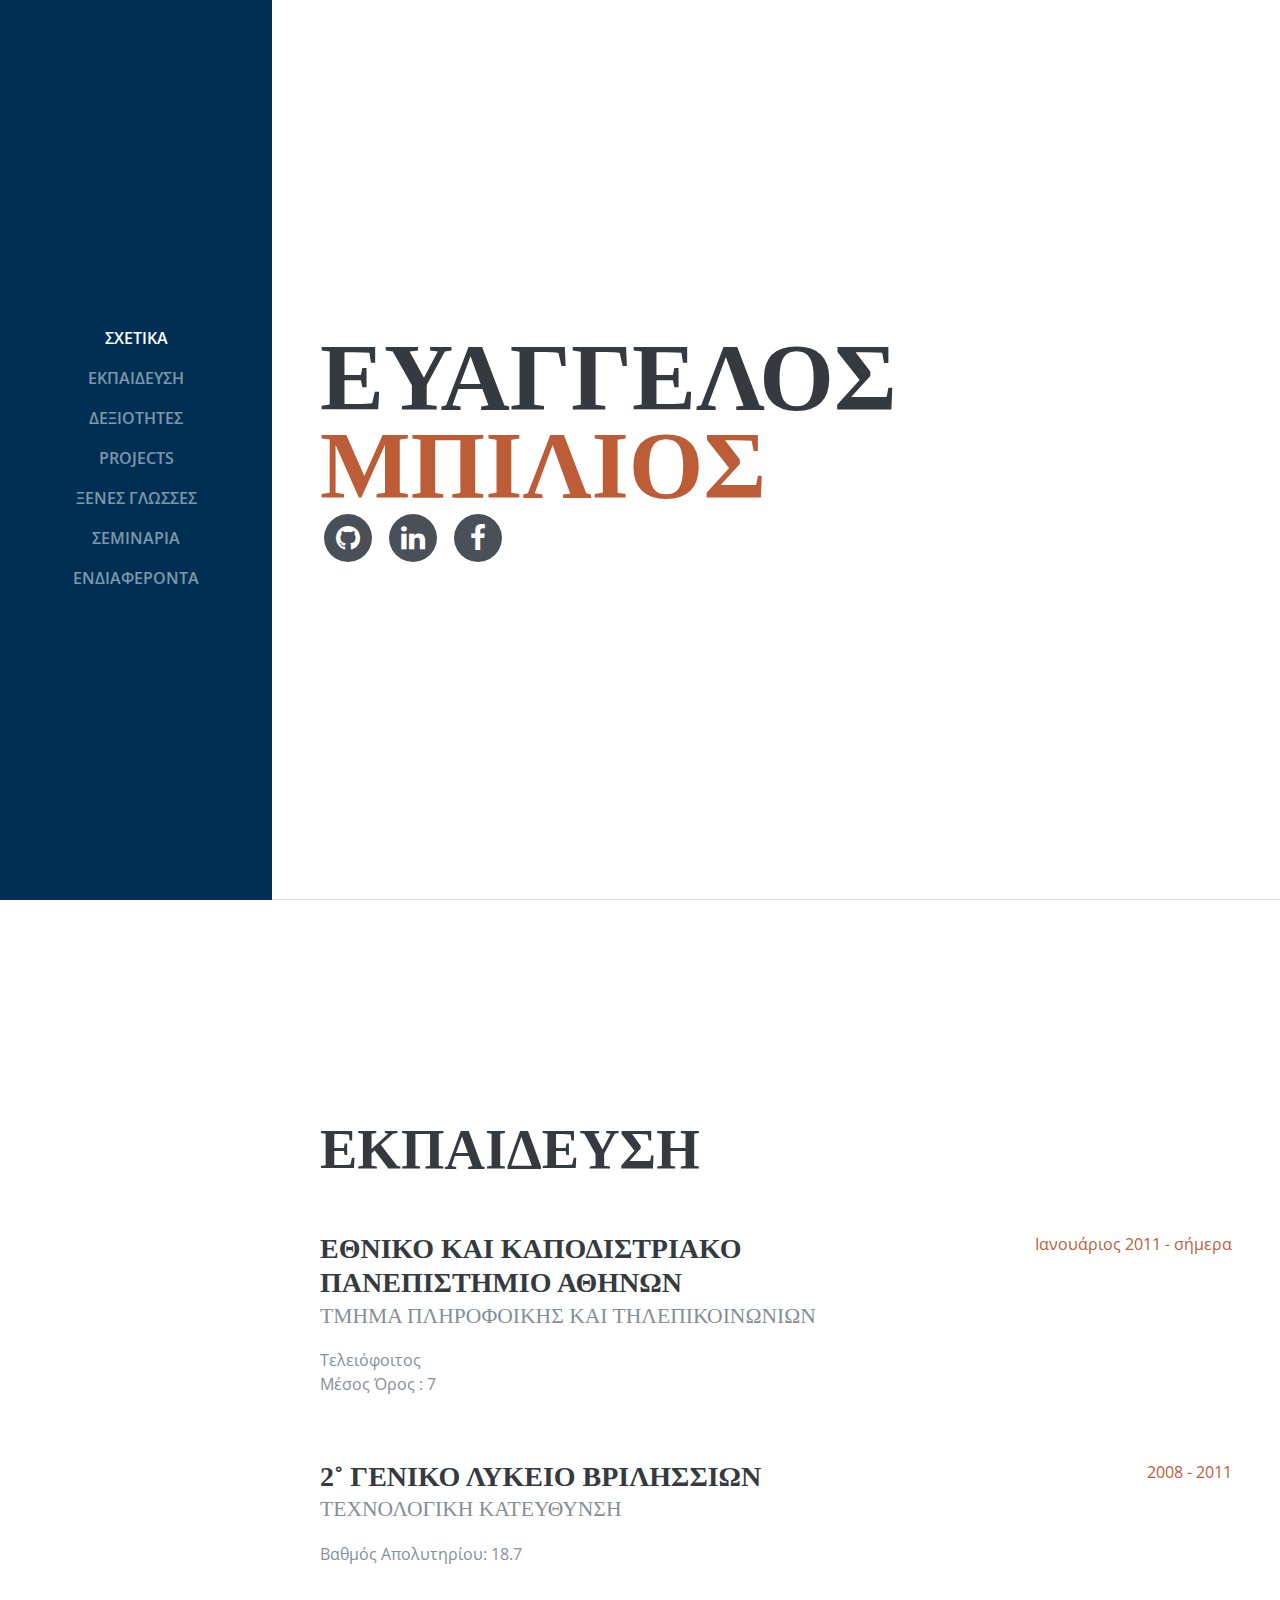
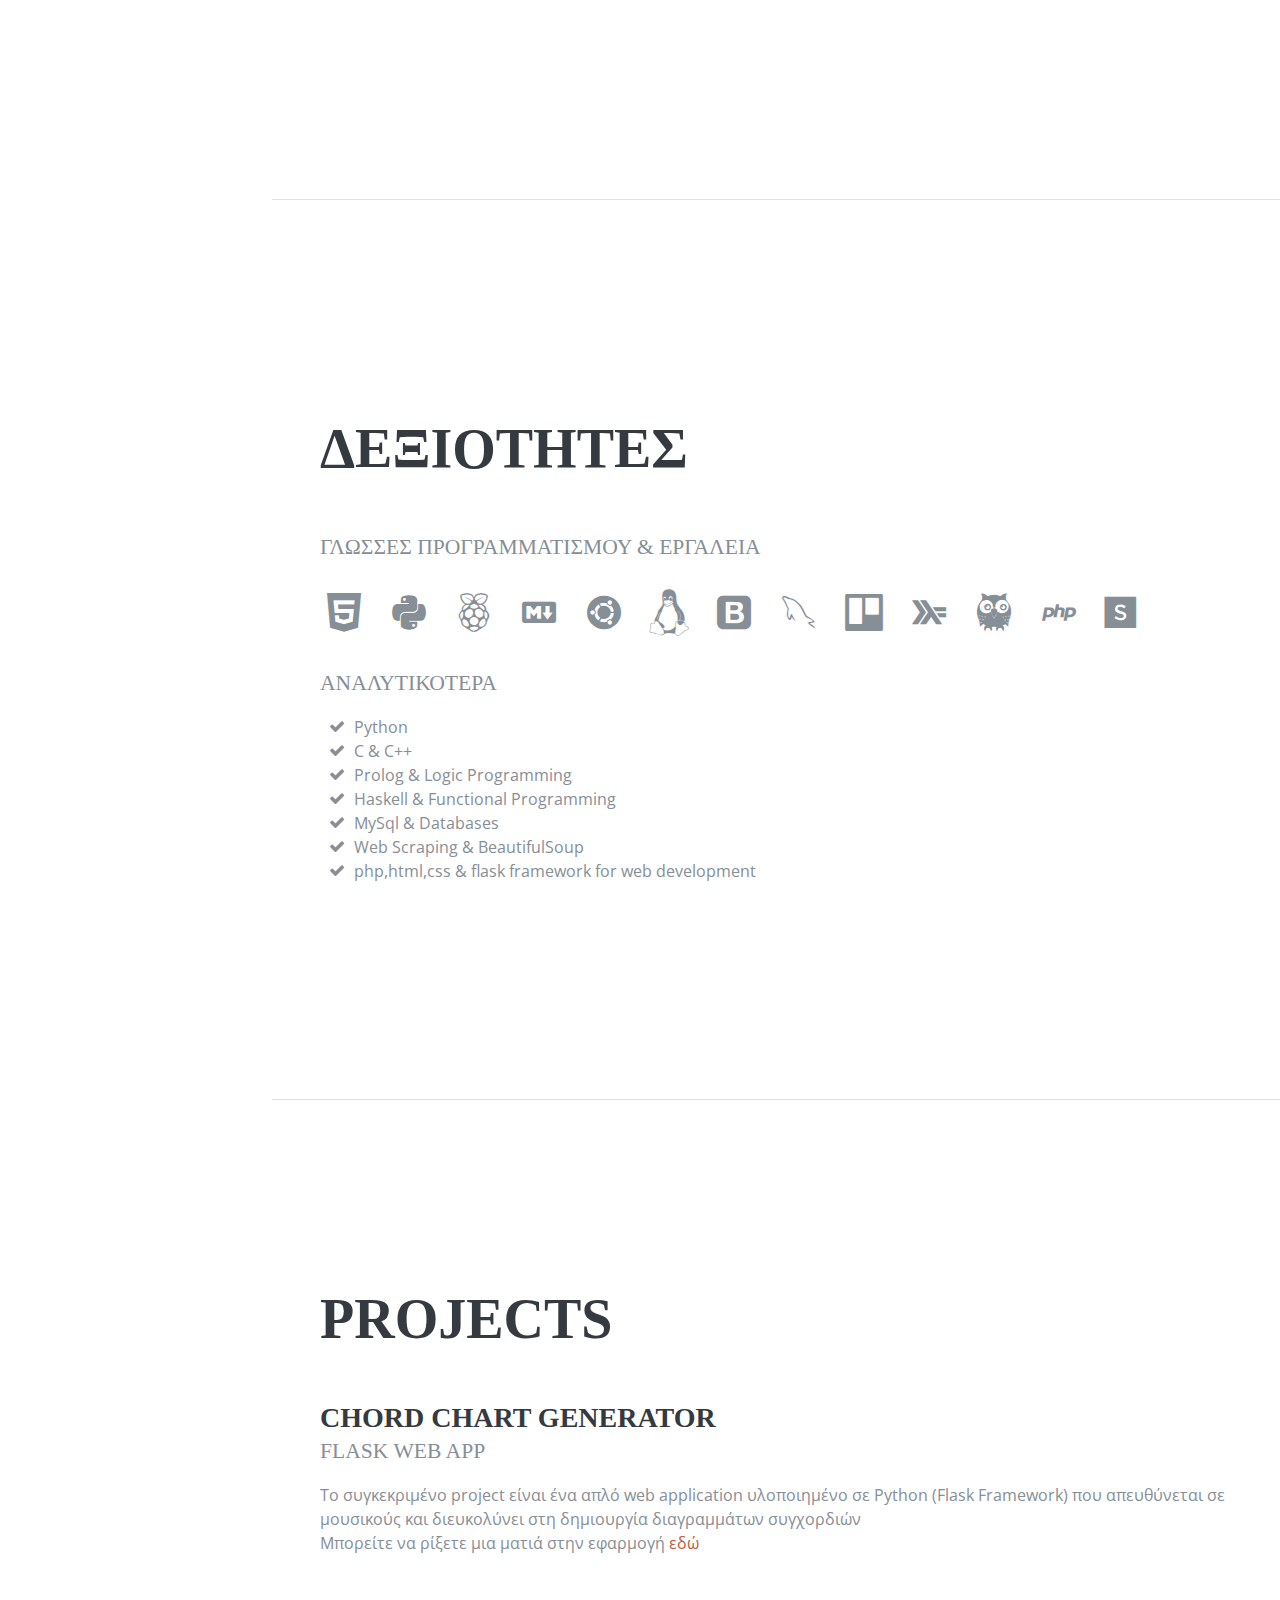
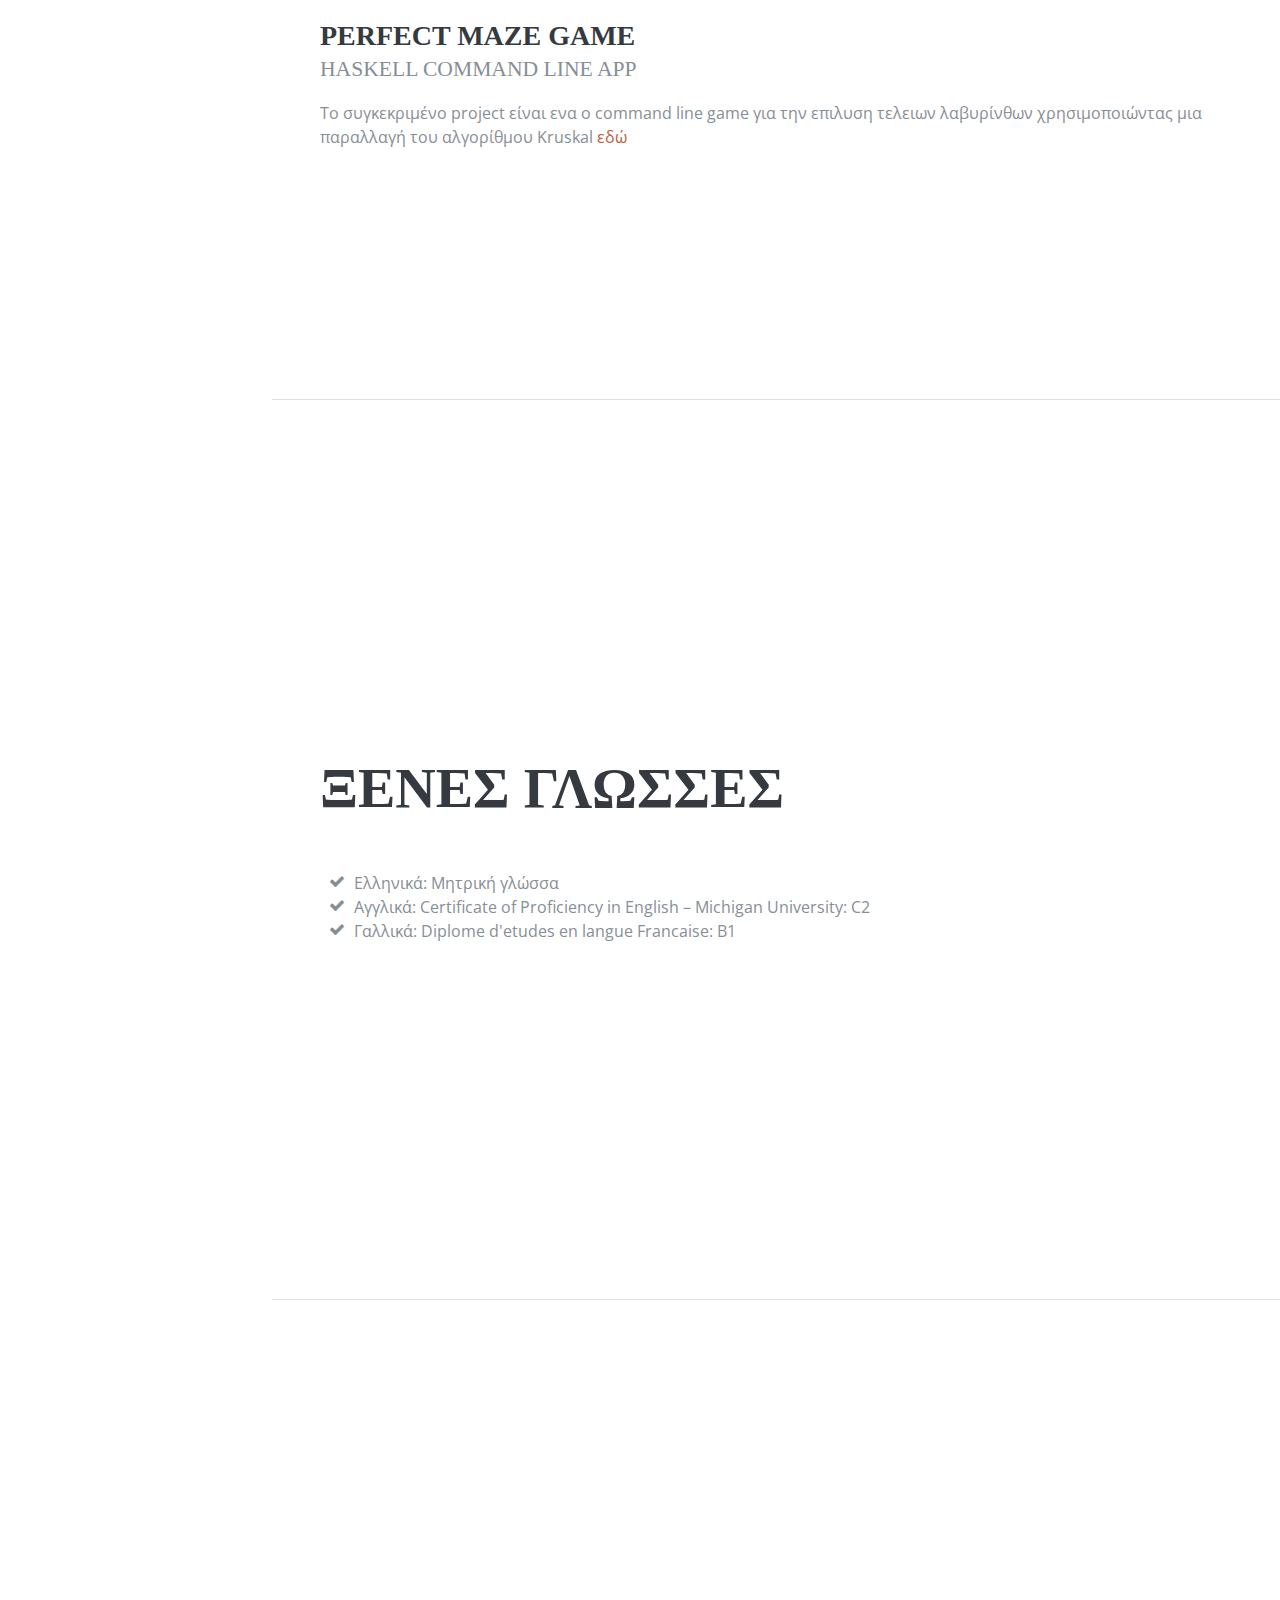
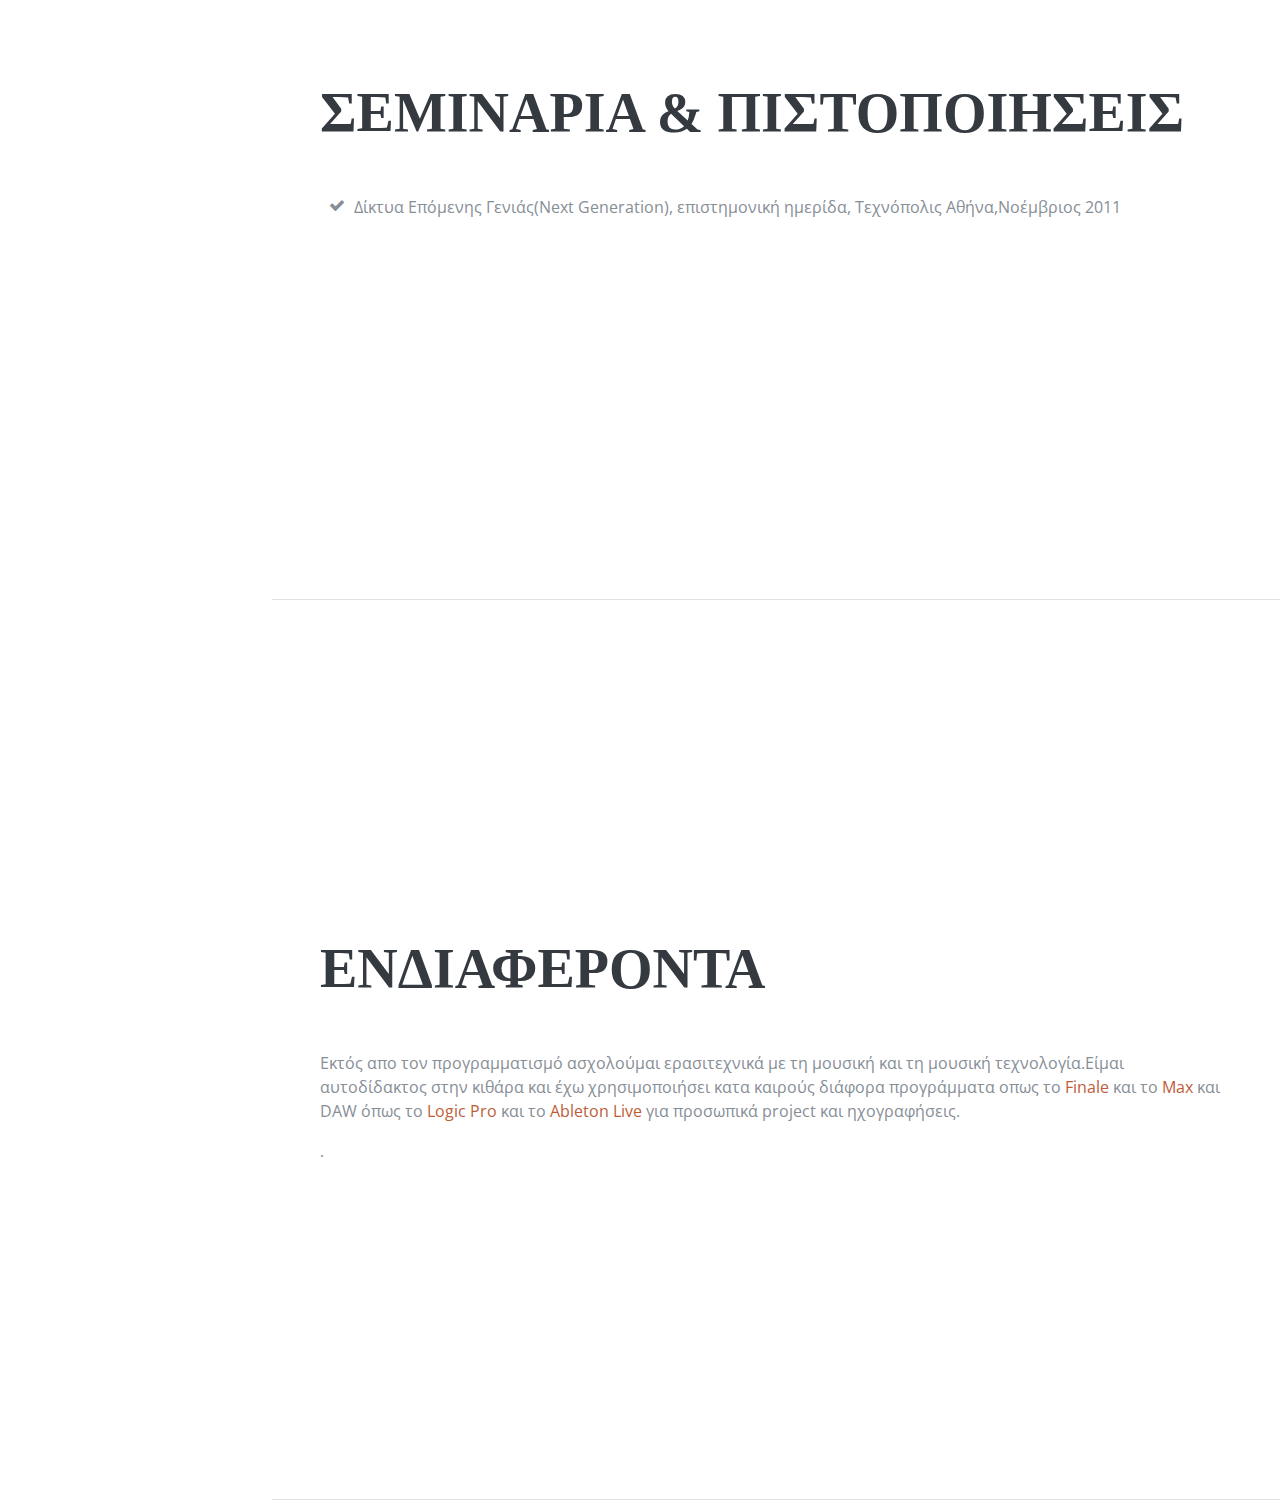
<file: index.html>
<!DOCTYPE html>
<html lang="en">

  <head>

    <meta charset="utf-8">
    <meta name="viewport" content="width=device-width, initial-scale=1, shrink-to-fit=no">
    <meta name="description" content="">
    <meta name="author" content="">
    <link href="https://fonts.googleapis.com/css?family=Roboto:400,700" rel="stylesheet">

    <title>Μatsu Pitsu</title>

    <!-- Bootstrap core CSS -->
    <link href="vendor/bootstrap/css/bootstrap.min.css" rel="stylesheet">

    <!-- Custom fonts for this template -->
    <link href="https://fonts.googleapis.com/css?family=Saira+Extra+Condensed:100,200,300,400,500,600,700,800,900" rel="stylesheet">
    <link href="https://fonts.googleapis.com/css?family=Open+Sans:300,300i,400,400i,600,600i,700,700i,800,800i" rel="stylesheet">
    <link href="vendor/font-awesome/css/font-awesome.min.css" rel="stylesheet">
    <link href="vendor/devicons/css/devicons.min.css" rel="stylesheet">
    <link href="vendor/simple-line-icons/css/simple-line-icons.css" rel="stylesheet">

    <!-- Custom styles for this template -->
    <link href="css/resume.css" rel="stylesheet">

  </head>

  <body id="page-top">

    <nav class="navbar navbar-expand-lg navbar-dark bg-primary fixed-top" id="sideNav">
      <a class="navbar-brand js-scroll-trigger" href="#page-top">
        <span class="d-block d-lg-none">Βιογραφικό Σημείωμα</span>
       <!--  <span class="d-none d-lg-block">
          <img class="img-fluid img-profile rounded-circle mx-auto mb-2" src="img/profile.jpg" alt="">
        </span> -->
      </a>
      <button class="navbar-toggler" type="button" data-toggle="collapse" data-target="#navbarSupportedContent" aria-controls="navbarSupportedContent" aria-expanded="false" aria-label="Toggle navigation">
        <span class="navbar-toggler-icon"></span>
      </button>
      <div class="collapse navbar-collapse" id="navbarSupportedContent">
        <ul class="navbar-nav">
          <li class="nav-item">
            <a class="nav-link js-scroll-trigger" href="#about">Σχετικα</a>
          </li>
          <li class="nav-item">
            <a class="nav-link js-scroll-trigger" href="#education">Εκπαιδευση</a>
          </li>
          <li class="nav-item">
            <a class="nav-link js-scroll-trigger" href="#skills">Δεξιοτητες</a>
          </li>
          <li class="nav-item">
            <a class="nav-link js-scroll-trigger" href="#projects">PROJECTS</a>
          </li>
          <li class="nav-item">
            <a class="nav-link js-scroll-trigger" href="#languages">Ξενες Γλωσσες</a>
          </li>
           <li class="nav-item">
            <a class="nav-link js-scroll-trigger" href="#awards">Σεμιναρια</a>
          </li>
        

          <li class="nav-item">
            <a class="nav-link js-scroll-trigger" href="#interests">Ενδιαφεροντα</a>
          </li>
         
        
        </ul>
      </div>
    </nav>

    <div class="container-fluid p-0">

      <section class="resume-section p-3 p-lg-5 d-flex d-column" id="about">
        <div class="my-auto">
          <h1 class="mb-0">Ευαγγελος
            <span class="text-primary">Μπιλιος</span>
          </h1>

<!--           <div class="subheading mb-5">12 Apiranthou · Marousi, TK 151 26 · (210) 6108060 ·
            <a href="mailto:vagelisbilios@gmail.com">vagelisbilios@gmail.com</a>
          </div> -->
         <!--  <p class="mb-5">I am experienced in leveraging agile frameworks to provide a robust synopsis for high level overviews. Iterative approaches to corporate strategy foster collaborative thinking to further the overall value proposition.</p> -->
          <ul class="list-inline list-social-icons mb-0">
             <li class="list-inline-item">
              <a href="https://github.com/Gac70">
                <span class="fa-stack fa-lg">
                  <i class="fa fa-circle fa-stack-2x"></i>
                  <i class="fa fa-github fa-stack-1x fa-inverse"></i>
                </span>
              </a>
            </li>
            
            <li class="list-inline-item">
              <a href="https://www.linkedin.com/in/vagelis-bilios-433654106/">
                <span class="fa-stack fa-lg">
                  <i class="fa fa-circle fa-stack-2x"></i>
                  <i class="fa fa-linkedin fa-stack-1x fa-inverse"></i>
                </span>
              </a>
            </li>
           <li class="list-inline-item">
              <a href="https://www.facebook.com/vagelisbilios">
                <span class="fa-stack fa-lg">
                  <i class="fa fa-circle fa-stack-2x"></i>
                  <i class="fa fa-facebook fa-stack-1x fa-inverse"></i>

                </span>
              </a>
            </li>
          </ul>
        </div>
      </section>


      <!-- </section> -->
      <section class="resume-section p-3 p-lg-5 d-flex flex-column" id="education">
        <div class="my-auto">
          <h2 class="mb-5">Εκπαιδευση</h2>

          <div class="resume-item d-flex flex-column flex-md-row mb-5">
            <div class="resume-content mr-auto">
              <h3 class="mb-0">Eθνικο και Καποδιστριακο Πανεπιστημιο Αθηνων</h3>
              <div class="subheading mb-3">τμημα πληροφοικης και Τηλεπικοινωνιων</div>
              <div>Τελειόφοιτος</div>
              <p>Μέσος Όρος : 7</p>
            </div>
            <div class="resume-date text-md-right">
              <span class="text-primary">Ιανουάριος 2011 - σήμερα</span>
            </div>
          </div>

          <div class="resume-item d-flex flex-column flex-md-row">
            <div class="resume-content mr-auto">
              <h3 class="mb-0">2˚ Γενικο Λυκειο Βριλησσιων</h3>
              <div class="subheading mb-3">Τεχνολογικη Κατευθυνση</div>
              <p>Βαθμός Απολυτηρίου: 18.7</p>
            </div>
            <div class="resume-date text-md-right">
              <span class="text-primary"> 2008 -  2011</span>
            </div>
          </div>

        </div>
      </section>

      <section class="resume-section p-3 p-lg-5 d-flex flex-column" id="skills">
        <div class="my-auto">
          <h2 class="mb-5">Δεξιοτητες</h2>

          <div class="subheading mb-3">Γλωσσες Προγραμματισμου  &amp; Εργαλεια</div>
          <ul class="list-inline list-icons">
            <li class="list-inline-item">
              <i class="devicons devicons-html5"></i>
            </li>
          <!--   <li class="list-inline-item">
              <i class="devicons devicons-css3"></i>
            </li> -->
           <!--  <li class="list-inline-item">
              <i class="devicons devicons-javascript"></i>
            </li> -->
            <li class="list-inline-item">
              <i class="devicons devicons-python"></i>
            </li>
            <li class="list-inline-item">
              <i class="devicons devicons-raspberry_pi"></i>
            </li>
            <li class="list-inline-item">
              <i class="devicons devicons-markdown"></i>
            </li>
            <li class="list-inline-item">
              <i class="devicons devicons-ubuntu"></i>
            </li>
              <li class="list-inline-item">
              <i class="devicons devicons-linux"></i>
            </li>
            <li class="list-inline-item">
              <i class="devicons devicons-bootstrap"></i>
            </li>
           <!--  <li class="list-inline-item">
              <i class="devicons devicons-wordpress"></i>
            </li> -->
            <li class="list-inline-item">
              <i class="devicons devicons-mysql"></i>
            </li>
            <li class="list-inline-item">
              <i class="devicons devicons-trello"></i>
            </li>
            <li class="list-inline-item">
              <i class="devicons devicons-haskell"></i>
            </li>
             <li class="list-inline-item">
              <i class="devicons devicons-prolog"></i>
            </li>
             </li>
             <li class="list-inline-item">
              <i class="devicons devicons-php"></i>
            </li>
             <li class="list-inline-item">
              <i class="devicons devicons-sublime"></i>
            </li>
          </ul>

          <div class="subheading mb-3">Αναλυτικοτερα</div>
          <ul class="fa-ul mb-0">
            <li>
              <i class="fa-li fa fa-check"></i>
              Python </li>
            <li>
              <i class="fa-li fa fa-check"></i>
              C & C++</li>
            <li>
              <i class="fa-li fa fa-check"></i>
              Prolog &amp;  Logic Programming</li>
            <li>
              <i class="fa-li fa fa-check"></i>
              Haskell &amp; Functional Programming</li>
               <li>
              <i class="fa-li fa fa-check"></i>
              MySql &amp; Databases</li>
             <li> <i class="fa-li fa fa-check"></i>
              Web Scraping &amp; BeautifulSoup</li>
              <li> <i class="fa-li fa fa-check"></i>
              php,html,css  &amp; flask framework for web development</li>
          </ul>
        </div>
      </section>


      <section class="resume-section p-3 p-lg-5 d-flex flex-column" id="projects">
        <div class="my-auto">
          <h2 class="mb-5">Projects</h2>

          <div class="resume-item d-flex flex-column flex-md-row mb-5">
            <div class="resume-content mr-auto">
              <h3 class="mb-0">Chord Chart Generator</h3>
              <div class="subheading mb-3">Flask web app</div>
              <div>Το συγκεκριμένο  project είναι ένα απλό web application υλοποιημένο σε Python (Flask Framework) που απευθύνεται σε μουσικούς και  διευκολύνει στη δημιουργία  διαγραμμάτων συγχορδιών</div>
              <p>Μπορείτε να ρίξετε μια ματιά στην εφαρμογή <a href="https://chordchartgenerator.herokuapp.com">εδώ</a>  </p>
            </div>
          </div>
         <!--    <div class="resume-date text-md-right">
              <span class="text-primary">Ιανουάριος 2011 - σήμερα</span>
            </div> -->
          <div class="resume-item d-flex flex-column flex-md-row mb-5">

            <div class="resume-content mr-auto">
              <h3 class="mb-0">Perfect Maze Game</h3>
              <div class="subheading mb-3">Haskell command line app </div>
              <div>Το συγκεκριμένο  project είναι ενα o command line game για την επιλυση τελειων λαβυρίνθων χρησιμοποιώντας μια παραλλαγή του αλγορίθμου Kruskal <a href="https://github.com/Gac70/perfect_maze_game">εδώ</a>  </p>
            </div>
          </div>
        </div>

         

        </div>
      </section>
      




      <section class="resume-section p-3 p-lg-5 d-flex flex-column" id="languages">
        <div class="my-auto">
          <h2 class="mb-5">Ξενες Γλωσσες</h2>
          <ul class="fa-ul mb-0">
            <li>
              <i class="fa-li fa fa-check"></i>
              Ελληνικά: Μητρική γλώσσα</li>
              <li>
              <i class="fa-li fa fa-check"></i>
              Αγγλικά: Certificate of Proficiency in English – Μichigan University: C2</li>
              <li>
              <i class="fa-li fa fa-check"></i>
              Γαλλικά: Diplome d'etudes en langue Francaise: B1</li>
          </ul>
        </div>
      </section>
   <section class="resume-section p-3 p-lg-5 d-flex flex-column" id="awards">
        <div class="my-auto">
          <h2 class="mb-5">Σεμιναρια  &amp; Πιστοποιησεις</h2>
          <ul class="fa-ul mb-0">
            <li>
              <i class="fa-li fa fa-check"></i>
              Δίκτυα Επόμενης Γενιάς(Next Generation), επιστημονική ημερίδα, Τεχνόπολις Αθήνα,Νοέμβριος 2011</li>
           
          </ul>
        </div>
      </section>


      <section class="resume-section p-3 p-lg-5 d-flex flex-column" id="interests">
        <div class="my-auto">
          <h2 class="mb-5">Ενδιαφεροντα</h2>
          <p>Εκτός απο τον προγραμματισμό ασχολούμαι ερασιτεχνικά με τη μουσική και τη μουσική τεχνολογία.Είμαι αυτοδίδακτος στην κιθάρα και έχω χρησιμοποιήσει κατα καιρούς διάφορα  προγράμματα οπως το <a href="https://www.finalemusic.com">Finale</a> και το <a href ="https://cycling74.com/products/max/">Max</a> και DAW όπως το <a href="https://www.apple.com/lae/logic-pro/" >Logic Pro</a> και το <a href="https://www.ableton.com/en/">Ableton Live</a> για προσωπικά project και ηχογραφήσεις.
          <p class="mb-0">.</p>
        </div>
      </section>
      




   

    </div>

    <!-- Bootstrap core JavaScript -->
    <script src="vendor/jquery/jquery.min.js"></script>
    <script src="vendor/bootstrap/js/bootstrap.bundle.min.js"></script>

    <!-- Plugin JavaScript -->
    <script src="vendor/jquery-easing/jquery.easing.min.js"></script>

    <!-- Custom scripts for this template -->
    <script src="js/resume.min.js"></script>

  </body>

</html>
</file>
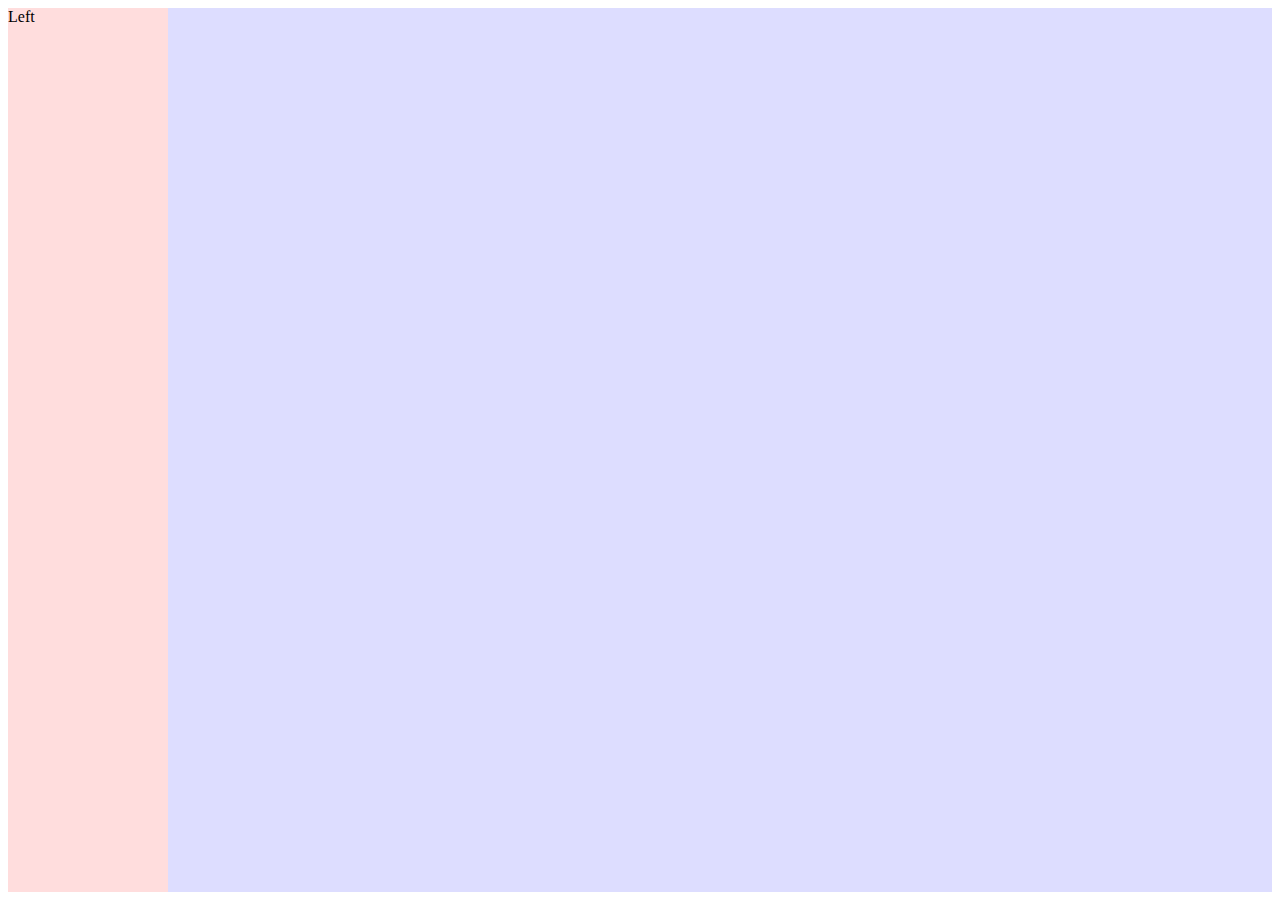
<file: musicxml/indexFlexboxHTTPServer.html>
<html>
    <head>
        <style>
            body {
                display: flex;
            }

            #left {
                background-color: #fdd;
                flex-basis: 10rem;
            }

            #right {
                background-color: #ddf;
                flex-basis: auto;
                flex-grow: 1;
                flex-shrink: 1;
				max-width: 97vw;
            }
        </style>
        <script src="./opensheetmusicdisplay.min.js"></script>
    </head>

    <body>
        <div id="left">Left</div>
        <div id="right"></div>
    </body>
    <script>
        var osmd = new opensheetmusicdisplay.OpenSheetMusicDisplay("right");
        osmd.load("http://localhost:8080/Saltarello_sample.musicxml").then(
            function() {
                osmd.zoom = 0.8;
                osmd.render();
                window.addEventListener("resize", () => {
					osmd.render();
				});
        });
    </script>
</html>
</file>
<file: vendor/simple-line-icons/css/simple-line-icons.css>
@font-face {
  font-family: 'simple-line-icons';
  src: url('../fonts/Simple-Line-Icons.eot?v=2.4.0');
  src: url('../fonts/Simple-Line-Icons.eot?v=2.4.0#iefix') format('embedded-opentype'), url('../fonts/Simple-Line-Icons.woff2?v=2.4.0') format('woff2'), url('../fonts/Simple-Line-Icons.ttf?v=2.4.0') format('truetype'), url('../fonts/Simple-Line-Icons.woff?v=2.4.0') format('woff'), url('../fonts/Simple-Line-Icons.svg?v=2.4.0#simple-line-icons') format('svg');
  font-weight: normal;
  font-style: normal;
}
/*
 Use the following CSS code if you want to have a class per icon.
 Instead of a list of all class selectors, you can use the generic [class*="icon-"] selector, but it's slower:
*/
.icon-user,
.icon-people,
.icon-user-female,
.icon-user-follow,
.icon-user-following,
.icon-user-unfollow,
.icon-login,
.icon-logout,
.icon-emotsmile,
.icon-phone,
.icon-call-end,
.icon-call-in,
.icon-call-out,
.icon-map,
.icon-location-pin,
.icon-direction,
.icon-directions,
.icon-compass,
.icon-layers,
.icon-menu,
.icon-list,
.icon-options-vertical,
.icon-options,
.icon-arrow-down,
.icon-arrow-left,
.icon-arrow-right,
.icon-arrow-up,
.icon-arrow-up-circle,
.icon-arrow-left-circle,
.icon-arrow-right-circle,
.icon-arrow-down-circle,
.icon-check,
.icon-clock,
.icon-plus,
.icon-minus,
.icon-close,
.icon-event,
.icon-exclamation,
.icon-organization,
.icon-trophy,
.icon-screen-smartphone,
.icon-screen-desktop,
.icon-plane,
.icon-notebook,
.icon-mustache,
.icon-mouse,
.icon-magnet,
.icon-energy,
.icon-disc,
.icon-cursor,
.icon-cursor-move,
.icon-crop,
.icon-chemistry,
.icon-speedometer,
.icon-shield,
.icon-screen-tablet,
.icon-magic-wand,
.icon-hourglass,
.icon-graduation,
.icon-ghost,
.icon-game-controller,
.icon-fire,
.icon-eyeglass,
.icon-envelope-open,
.icon-envelope-letter,
.icon-bell,
.icon-badge,
.icon-anchor,
.icon-wallet,
.icon-vector,
.icon-speech,
.icon-puzzle,
.icon-printer,
.icon-present,
.icon-playlist,
.icon-pin,
.icon-picture,
.icon-handbag,
.icon-globe-alt,
.icon-globe,
.icon-folder-alt,
.icon-folder,
.icon-film,
.icon-feed,
.icon-drop,
.icon-drawer,
.icon-docs,
.icon-doc,
.icon-diamond,
.icon-cup,
.icon-calculator,
.icon-bubbles,
.icon-briefcase,
.icon-book-open,
.icon-basket-loaded,
.icon-basket,
.icon-bag,
.icon-action-undo,
.icon-action-redo,
.icon-wrench,
.icon-umbrella,
.icon-trash,
.icon-tag,
.icon-support,
.icon-frame,
.icon-size-fullscreen,
.icon-size-actual,
.icon-shuffle,
.icon-share-alt,
.icon-share,
.icon-rocket,
.icon-question,
.icon-pie-chart,
.icon-pencil,
.icon-note,
.icon-loop,
.icon-home,
.icon-grid,
.icon-graph,
.icon-microphone,
.icon-music-tone-alt,
.icon-music-tone,
.icon-earphones-alt,
.icon-earphones,
.icon-equalizer,
.icon-like,
.icon-dislike,
.icon-control-start,
.icon-control-rewind,
.icon-control-play,
.icon-control-pause,
.icon-control-forward,
.icon-control-end,
.icon-volume-1,
.icon-volume-2,
.icon-volume-off,
.icon-calendar,
.icon-bulb,
.icon-chart,
.icon-ban,
.icon-bubble,
.icon-camrecorder,
.icon-camera,
.icon-cloud-download,
.icon-cloud-upload,
.icon-envelope,
.icon-eye,
.icon-flag,
.icon-heart,
.icon-info,
.icon-key,
.icon-link,
.icon-lock,
.icon-lock-open,
.icon-magnifier,
.icon-magnifier-add,
.icon-magnifier-remove,
.icon-paper-clip,
.icon-paper-plane,
.icon-power,
.icon-refresh,
.icon-reload,
.icon-settings,
.icon-star,
.icon-symbol-female,
.icon-symbol-male,
.icon-target,
.icon-credit-card,
.icon-paypal,
.icon-social-tumblr,
.icon-social-twitter,
.icon-social-facebook,
.icon-social-instagram,
.icon-social-linkedin,
.icon-social-pinterest,
.icon-social-github,
.icon-social-google,
.icon-social-reddit,
.icon-social-skype,
.icon-social-dribbble,
.icon-social-behance,
.icon-social-foursqare,
.icon-social-soundcloud,
.icon-social-spotify,
.icon-social-stumbleupon,
.icon-social-youtube,
.icon-social-dropbox,
.icon-social-vkontakte,
.icon-social-steam {
  font-family: 'simple-line-icons';
  speak: none;
  font-style: normal;
  font-weight: normal;
  font-variant: normal;
  text-transform: none;
  line-height: 1;
  /* Better Font Rendering =========== */
  -webkit-font-smoothing: antialiased;
  -moz-osx-font-smoothing: grayscale;
}
.icon-user:before {
  content: "\e005";
}
.icon-people:before {
  content: "\e001";
}
.icon-user-female:before {
  content: "\e000";
}
.icon-user-follow:before {
  content: "\e002";
}
.icon-user-following:before {
  content: "\e003";
}
.icon-user-unfollow:before {
  content: "\e004";
}
.icon-login:before {
  content: "\e066";
}
.icon-logout:before {
  content: "\e065";
}
.icon-emotsmile:before {
  content: "\e021";
}
.icon-phone:before {
  content: "\e600";
}
.icon-call-end:before {
  content: "\e048";
}
.icon-call-in:before {
  content: "\e047";
}
.icon-call-out:before {
  content: "\e046";
}
.icon-map:before {
  content: "\e033";
}
.icon-location-pin:before {
  content: "\e096";
}
.icon-direction:before {
  content: "\e042";
}
.icon-directions:before {
  content: "\e041";
}
.icon-compass:before {
  content: "\e045";
}
.icon-layers:before {
  content: "\e034";
}
.icon-menu:before {
  content: "\e601";
}
.icon-list:before {
  content: "\e067";
}
.icon-options-vertical:before {
  content: "\e602";
}
.icon-options:before {
  content: "\e603";
}
.icon-arrow-down:before {
  content: "\e604";
}
.icon-arrow-left:before {
  content: "\e605";
}
.icon-arrow-right:before {
  content: "\e606";
}
.icon-arrow-up:before {
  content: "\e607";
}
.icon-arrow-up-circle:before {
  content: "\e078";
}
.icon-arrow-left-circle:before {
  content: "\e07a";
}
.icon-arrow-right-circle:before {
  content: "\e079";
}
.icon-arrow-down-circle:before {
  content: "\e07b";
}
.icon-check:before {
  content: "\e080";
}
.icon-clock:before {
  content: "\e081";
}
.icon-plus:before {
  content: "\e095";
}
.icon-minus:before {
  content: "\e615";
}
.icon-close:before {
  content: "\e082";
}
.icon-event:before {
  content: "\e619";
}
.icon-exclamation:before {
  content: "\e617";
}
.icon-organization:before {
  content: "\e616";
}
.icon-trophy:before {
  content: "\e006";
}
.icon-screen-smartphone:before {
  content: "\e010";
}
.icon-screen-desktop:before {
  content: "\e011";
}
.icon-plane:before {
  content: "\e012";
}
.icon-notebook:before {
  content: "\e013";
}
.icon-mustache:before {
  content: "\e014";
}
.icon-mouse:before {
  content: "\e015";
}
.icon-magnet:before {
  content: "\e016";
}
.icon-energy:before {
  content: "\e020";
}
.icon-disc:before {
  content: "\e022";
}
.icon-cursor:before {
  content: "\e06e";
}
.icon-cursor-move:before {
  content: "\e023";
}
.icon-crop:before {
  content: "\e024";
}
.icon-chemistry:before {
  content: "\e026";
}
.icon-speedometer:before {
  content: "\e007";
}
.icon-shield:before {
  content: "\e00e";
}
.icon-screen-tablet:before {
  content: "\e00f";
}
.icon-magic-wand:before {
  content: "\e017";
}
.icon-hourglass:before {
  content: "\e018";
}
.icon-graduation:before {
  content: "\e019";
}
.icon-ghost:before {
  content: "\e01a";
}
.icon-game-controller:before {
  content: "\e01b";
}
.icon-fire:before {
  content: "\e01c";
}
.icon-eyeglass:before {
  content: "\e01d";
}
.icon-envelope-open:before {
  content: "\e01e";
}
.icon-envelope-letter:before {
  content: "\e01f";
}
.icon-bell:before {
  content: "\e027";
}
.icon-badge:before {
  content: "\e028";
}
.icon-anchor:before {
  content: "\e029";
}
.icon-wallet:before {
  content: "\e02a";
}
.icon-vector:before {
  content: "\e02b";
}
.icon-speech:before {
  content: "\e02c";
}
.icon-puzzle:before {
  content: "\e02d";
}
.icon-printer:before {
  content: "\e02e";
}
.icon-present:before {
  content: "\e02f";
}
.icon-playlist:before {
  content: "\e030";
}
.icon-pin:before {
  content: "\e031";
}
.icon-picture:before {
  content: "\e032";
}
.icon-handbag:before {
  content: "\e035";
}
.icon-globe-alt:before {
  content: "\e036";
}
.icon-globe:before {
  content: "\e037";
}
.icon-folder-alt:before {
  content: "\e039";
}
.icon-folder:before {
  content: "\e089";
}
.icon-film:before {
  content: "\e03a";
}
.icon-feed:before {
  content: "\e03b";
}
.icon-drop:before {
  content: "\e03e";
}
.icon-drawer:before {
  content: "\e03f";
}
.icon-docs:before {
  content: "\e040";
}
.icon-doc:before {
  content: "\e085";
}
.icon-diamond:before {
  content: "\e043";
}
.icon-cup:before {
  content: "\e044";
}
.icon-calculator:before {
  content: "\e049";
}
.icon-bubbles:before {
  content: "\e04a";
}
.icon-briefcase:before {
  content: "\e04b";
}
.icon-book-open:before {
  content: "\e04c";
}
.icon-basket-loaded:before {
  content: "\e04d";
}
.icon-basket:before {
  content: "\e04e";
}
.icon-bag:before {
  content: "\e04f";
}
.icon-action-undo:before {
  content: "\e050";
}
.icon-action-redo:before {
  content: "\e051";
}
.icon-wrench:before {
  content: "\e052";
}
.icon-umbrella:before {
  content: "\e053";
}
.icon-trash:before {
  content: "\e054";
}
.icon-tag:before {
  content: "\e055";
}
.icon-support:before {
  content: "\e056";
}
.icon-frame:before {
  content: "\e038";
}
.icon-size-fullscreen:before {
  content: "\e057";
}
.icon-size-actual:before {
  content: "\e058";
}
.icon-shuffle:before {
  content: "\e059";
}
.icon-share-alt:before {
  content: "\e05a";
}
.icon-share:before {
  content: "\e05b";
}
.icon-rocket:before {
  content: "\e05c";
}
.icon-question:before {
  content: "\e05d";
}
.icon-pie-chart:before {
  content: "\e05e";
}
.icon-pencil:before {
  content: "\e05f";
}
.icon-note:before {
  content: "\e060";
}
.icon-loop:before {
  content: "\e064";
}
.icon-home:before {
  content: "\e069";
}
.icon-grid:before {
  content: "\e06a";
}
.icon-graph:before {
  content: "\e06b";
}
.icon-microphone:before {
  content: "\e063";
}
.icon-music-tone-alt:before {
  content: "\e061";
}
.icon-music-tone:before {
  content: "\e062";
}
.icon-earphones-alt:before {
  content: "\e03c";
}
.icon-earphones:before {
  content: "\e03d";
}
.icon-equalizer:before {
  content: "\e06c";
}
.icon-like:before {
  content: "\e068";
}
.icon-dislike:before {
  content: "\e06d";
}
.icon-control-start:before {
  content: "\e06f";
}
.icon-control-rewind:before {
  content: "\e070";
}
.icon-control-play:before {
  content: "\e071";
}
.icon-control-pause:before {
  content: "\e072";
}
.icon-control-forward:before {
  content: "\e073";
}
.icon-control-end:before {
  content: "\e074";
}
.icon-volume-1:before {
  content: "\e09f";
}
.icon-volume-2:before {
  content: "\e0a0";
}
.icon-volume-off:before {
  content: "\e0a1";
}
.icon-calendar:before {
  content: "\e075";
}
.icon-bulb:before {
  content: "\e076";
}
.icon-chart:before {
  content: "\e077";
}
.icon-ban:before {
  content: "\e07c";
}
.icon-bubble:before {
  content: "\e07d";
}
.icon-camrecorder:before {
  content: "\e07e";
}
.icon-camera:before {
  content: "\e07f";
}
.icon-cloud-download:before {
  content: "\e083";
}
.icon-cloud-upload:before {
  content: "\e084";
}
.icon-envelope:before {
  content: "\e086";
}
.icon-eye:before {
  content: "\e087";
}
.icon-flag:before {
  content: "\e088";
}
.icon-heart:before {
  content: "\e08a";
}
.icon-info:before {
  content: "\e08b";
}
.icon-key:before {
  content: "\e08c";
}
.icon-link:before {
  content: "\e08d";
}
.icon-lock:before {
  content: "\e08e";
}
.icon-lock-open:before {
  content: "\e08f";
}
.icon-magnifier:before {
  content: "\e090";
}
.icon-magnifier-add:before {
  content: "\e091";
}
.icon-magnifier-remove:before {
  content: "\e092";
}
.icon-paper-clip:before {
  content: "\e093";
}
.icon-paper-plane:before {
  content: "\e094";
}
.icon-power:before {
  content: "\e097";
}
.icon-refresh:before {
  content: "\e098";
}
.icon-reload:before {
  content: "\e099";
}
.icon-settings:before {
  content: "\e09a";
}
.icon-star:before {
  content: "\e09b";
}
.icon-symbol-female:before {
  content: "\e09c";
}
.icon-symbol-male:before {
  content: "\e09d";
}
.icon-target:before {
  content: "\e09e";
}
.icon-credit-card:before {
  content: "\e025";
}
.icon-paypal:before {
  content: "\e608";
}
.icon-social-tumblr:before {
  content: "\e00a";
}
.icon-social-twitter:before {
  content: "\e009";
}
.icon-social-facebook:before {
  content: "\e00b";
}
.icon-social-instagram:before {
  content: "\e609";
}
.icon-social-linkedin:before {
  content: "\e60a";
}
.icon-social-pinterest:before {
  content: "\e60b";
}
.icon-social-github:before {
  content: "\e60c";
}
.icon-social-google:before {
  content: "\e60d";
}
.icon-social-reddit:before {
  content: "\e60e";
}
.icon-social-skype:before {
  content: "\e60f";
}
.icon-social-dribbble:before {
  content: "\e00d";
}
.icon-social-behance:before {
  content: "\e610";
}
.icon-social-foursqare:before {
  content: "\e611";
}
.icon-social-soundcloud:before {
  content: "\e612";
}
.icon-social-spotify:before {
  content: "\e613";
}
.icon-social-stumbleupon:before {
  content: "\e614";
}
.icon-social-youtube:before {
  content: "\e008";
}
.icon-social-dropbox:before {
  content: "\e00c";
}
.icon-social-vkontakte:before {
  content: "\e618";
}
.icon-social-steam:before {
  content: "\e620";
}
</file>
<file: vendor/devicons/css/devicons.min.css>
/*!
 *  Devicons 1.8.0 made by Theodore Vorillas / http://vorillaz.com 
 */
@font-face{font-family:devicons;src:url(../fonts/devicons.eot?xqxft6);src:url(../fonts/devicons.eot?#iefixxqxft6) format("embedded-opentype"),url(../fonts/devicons.woff?xqxft6) format("woff"),url(../fonts/devicons.ttf?xqxft6) format("truetype"),url(../fonts/devicons.svg?xqxft6#devicons) format("svg");font-weight:400;font-style:normal}.devicons{font-family:devicons;speak:none;font-style:normal;font-weight:400;font-variant:normal;text-transform:none;line-height:1;-webkit-font-smoothing:antialiased;-moz-osx-font-smoothing:grayscale}.devicons-git:before{content:"\e602"}.devicons-git_compare:before{content:"\e628"}.devicons-git_branch:before{content:"\e625"}.devicons-git_commit:before{content:"\e629"}.devicons-git_pull_request:before{content:"\e626"}.devicons-git_merge:before{content:"\e627"}.devicons-bitbucket:before{content:"\e603"}.devicons-github_alt:before{content:"\e608"}.devicons-github_badge:before{content:"\e609"}.devicons-github:before{content:"\e60a"}.devicons-github_full:before{content:"\e617"}.devicons-java:before{content:"\e638"}.devicons-ruby:before{content:"\e639"}.devicons-scala:before{content:"\e637"}.devicons-python:before{content:"\e63c"}.devicons-go:before{content:"\e624"}.devicons-ruby_on_rails:before{content:"\e63b"}.devicons-django:before{content:"\e61d"}.devicons-markdown:before{content:"\e63e"}.devicons-php:before{content:"\e63d"}.devicons-mysql:before{content:"\e604"}.devicons-streamline:before{content:"\e605"}.devicons-database:before{content:"\e606"}.devicons-laravel:before{content:"\e63f"}.devicons-javascript:before{content:"\e64e"}.devicons-angular:before{content:"\e653"}.devicons-backbone:before{content:"\e652"}.devicons-coffeescript:before{content:"\e651"}.devicons-jquery:before{content:"\e650"}.devicons-modernizr:before{content:"\e620"}.devicons-jquery_ui:before{content:"\e654"}.devicons-ember:before{content:"\e61b"}.devicons-dojo:before{content:"\e61c"}.devicons-nodejs:before{content:"\e619"}.devicons-nodejs_small:before{content:"\e618"}.devicons-javascript_shield:before{content:"\e64f"}.devicons-bootstrap:before{content:"\e647"}.devicons-sass:before{content:"\e64b"}.devicons-css3_full:before{content:"\e64a"}.devicons-css3:before{content:"\e649"}.devicons-html5:before{content:"\e636"}.devicons-html5_multimedia:before{content:"\e632"}.devicons-html5_device_access:before{content:"\e633"}.devicons-html5_3d_effects:before{content:"\e635"}.devicons-html5_connectivity:before{content:"\e634"}.devicons-ghost_small:before{content:"\e614"}.devicons-ghost:before{content:"\e61f"}.devicons-magento:before{content:"\e640"}.devicons-joomla:before{content:"\e641"}.devicons-jekyll_small:before{content:"\e60d"}.devicons-drupal:before{content:"\e642"}.devicons-wordpress:before{content:"\e60b"}.devicons-grunt:before{content:"\e64c"}.devicons-bower:before{content:"\e64d"}.devicons-npm:before{content:"\e61e"}.devicons-yahoo_small:before{content:"\e62b"}.devicons-yahoo:before{content:"\e615"}.devicons-bing_small:before{content:"\e600"}.devicons-windows:before{content:"\e60f"}.devicons-linux:before{content:"\e612"}.devicons-ubuntu:before{content:"\e63a"}.devicons-android:before{content:"\e60e"}.devicons-apple:before{content:"\e611"}.devicons-appstore:before{content:"\e613"}.devicons-phonegap:before{content:"\e630"}.devicons-blackberry:before{content:"\e623"}.devicons-stackoverflow:before{content:"\e610"}.devicons-techcrunch:before{content:"\e62c"}.devicons-codrops:before{content:"\e62f"}.devicons-css_tricks:before{content:"\e601"}.devicons-smashing_magazine:before{content:"\e62d"}.devicons-netmagazine:before{content:"\e62e"}.devicons-codepen:before{content:"\e616"}.devicons-cssdeck:before{content:"\e62a"}.devicons-hackernews:before{content:"\e61a"}.devicons-dropbox:before{content:"\e607"}.devicons-google_drive:before{content:"\e631"}.devicons-visualstudio:before{content:"\e60c"}.devicons-unity_small:before{content:"\e621"}.devicons-raspberry_pi:before{content:"\e622"}.devicons-chrome:before{content:"\e643"}.devicons-ie:before{content:"\e644"}.devicons-firefox:before{content:"\e645"}.devicons-opera:before{content:"\e646"}.devicons-safari:before{content:"\e648"}.devicons-swift:before{content:"\e655"}.devicons-symfony:before{content:"\e656"}.devicons-symfony_badge:before{content:"\e657"}.devicons-less:before{content:"\e658"}.devicons-stylus:before{content:"\e659"}.devicons-trello:before{content:"\e65a"}.devicons-atlassian:before{content:"\e65b"}.devicons-jira:before{content:"\e65c"}.devicons-envato:before{content:"\e65d"}.devicons-snap_svg:before{content:"\e65e"}.devicons-raphael:before{content:"\e65f"}.devicons-google_analytics:before{content:"\e660"}.devicons-compass:before{content:"\e661"}.devicons-onedrive:before{content:"\e662"}.devicons-gulp:before{content:"\e663"}.devicons-atom:before{content:"\e664"}.devicons-cisco:before{content:"\e665"}.devicons-nancy:before{content:"\e666"}.devicons-clojure:before{content:"\e668"}.devicons-clojure_alt:before{content:"\e66a"}.devicons-perl:before{content:"\e669"}.devicons-celluloid:before{content:"\e66b"}.devicons-w3c:before{content:"\e66c"}.devicons-redis:before{content:"\e66d"}.devicons-postgresql:before{content:"\e66e"}.devicons-webplatform:before{content:"\e66f"}.devicons-jenkins:before{content:"\e667"}.devicons-requirejs:before{content:"\e670"}.devicons-opensource:before{content:"\e671"}.devicons-typo3:before{content:"\e672"}.devicons-uikit:before{content:"\e673"}.devicons-doctrine:before{content:"\e674"}.devicons-groovy:before{content:"\e675"}.devicons-nginx:before{content:"\e676"}.devicons-haskell:before{content:"\e677"}.devicons-zend:before{content:"\e678"}.devicons-gnu:before{content:"\e679"}.devicons-yeoman:before{content:"\e67a"}.devicons-heroku:before{content:"\e67b"}.devicons-debian:before{content:"\e67d"}.devicons-travis:before{content:"\e67e"}.devicons-dotnet:before{content:"\e67f"}.devicons-codeigniter:before{content:"\e680"}.devicons-javascript_badge:before{content:"\e681"}.devicons-yii:before{content:"\e682"}.devicons-msql_server:before{content:"\e67c"}.devicons-composer:before{content:"\e683"}.devicons-krakenjs_badge:before{content:"\e684"}.devicons-krakenjs:before{content:"\e685"}.devicons-mozilla:before{content:"\e686"}.devicons-firebase:before{content:"\e687"}.devicons-sizzlejs:before{content:"\e688"}.devicons-creativecommons:before{content:"\e689"}.devicons-creativecommons_badge:before{content:"\e68a"}.devicons-mitlicence:before{content:"\e68b"}.devicons-senchatouch:before{content:"\e68c"}.devicons-bugsense:before{content:"\e68d"}.devicons-extjs:before{content:"\e68e"}.devicons-mootools_badge:before{content:"\e68f"}.devicons-mootools:before{content:"\e690"}.devicons-ruby_rough:before{content:"\e691"}.devicons-komodo:before{content:"\e692"}.devicons-coda:before{content:"\e693"}.devicons-bintray:before{content:"\e694"}.devicons-terminal:before{content:"\e695"}.devicons-code:before{content:"\e696"}.devicons-responsive:before{content:"\e697"}.devicons-dart:before{content:"\e698"}.devicons-aptana:before{content:"\e699"}.devicons-mailchimp:before{content:"\e69a"}.devicons-netbeans:before{content:"\e69b"}.devicons-dreamweaver:before{content:"\e69c"}.devicons-brackets:before{content:"\e69d"}.devicons-eclipse:before{content:"\e69e"}.devicons-cloud9:before{content:"\e69f"}.devicons-scrum:before{content:"\e6a0"}.devicons-prolog:before{content:"\e6a1"}.devicons-terminal_badge:before{content:"\e6a2"}.devicons-code_badge:before{content:"\e6a3"}.devicons-mongodb:before{content:"\e6a4"}.devicons-meteor:before{content:"\e6a5"}.devicons-meteorfull:before{content:"\e6a6"}.devicons-fsharp:before{content:"\e6a7"}.devicons-rust:before{content:"\e6a8"}.devicons-ionic:before{content:"\e6a9"}.devicons-sublime:before{content:"\e6aa"}.devicons-appcelerator:before{content:"\e6ab"}.devicons-asterisk:before{content:"\e6ac"}.devicons-aws:before{content:"\e6ad"}.devicons-digital-ocean:before{content:"\e6ae"}.devicons-dlang:before{content:"\e6af"}.devicons-docker:before{content:"\e6b0"}.devicons-erlang:before{content:"\e6b1"}.devicons-google-cloud-platform:before{content:"\e6b2"}.devicons-grails:before{content:"\e6b3"}.devicons-illustrator:before{content:"\e6b4"}.devicons-intellij:before{content:"\e6b5"}.devicons-materializecss:before{content:"\e6b6"}.devicons-openshift:before{content:"\e6b7"}.devicons-photoshop:before{content:"\e6b8"}.devicons-rackspace:before{content:"\e6b9"}.devicons-react:before{content:"\e6ba"}.devicons-redhat:before{content:"\e6bb"}.devicons-scriptcs:before{content:"\e6bc"}.devicons-sqllite:before{content:"\e6c4"}.devicons-vim:before{content:"\e6c5"}
</file>
<file: css/resume.css>
/*!
 * Start Bootstrap - Resume v4.0.0-beta.2 (https://startbootstrap.com/template-overviews/resume)
 * Copyright 2013-2017 Start Bootstrap
 * Licensed under MIT (https://github.com/BlackrockDigital/startbootstrap-resume/blob/master/LICENSE)
 */
body {
  font-family: 'Open Sans', serif;
  padding-top: 54px;
  color: #868e96; }

@media (min-width: 992px) {
  body {
    padding-top: 0;
    padding-left: 17rem; } }

h1,
h2,
h3,
h4,
h5,
h6 {
  font-family: 'Roboto Slab', serif;
  font-weight: 700;
  text-transform: uppercase;
  color: #343a40; }

h1 {
  font-size: 6rem;
  line-height: 5.5rem; }

h2 {
  font-size: 3.5rem; }

.subheading {
  text-transform: uppercase;
  font-weight: 500;
  font-family: 'Roboto Slab', serif;
  font-size: 1.35rem; }

.list-social-icons a {
  color: #495057; }
  .list-social-icons a:hover {
    color: #BD5D38; }
  .list-social-icons a .fa-lg {
    font-size: 1.75rem; }

.list-icons {
  font-size: 3rem; }
  .list-icons .list-inline-item i:hover {
    color: #BD5D38; }

#sideNav .navbar-nav .nav-item .nav-link {
  font-weight: 600;
  text-transform: uppercase; }

@media (min-width: 992px) {
  #sideNav {
    text-align: center;
    position: fixed;
    top: 0;
    left: 0;
    display: flex;
    flex-direction: column;
    width: 17rem;
    height: 100vh; }
    #sideNav .navbar-brand {
      display: flex;
      margin: auto auto 0;
      padding: 0.5rem; }
      #sideNav .navbar-brand .img-profile {
        max-width: 10rem;
        max-height: 10rem;
        border: 0.5rem solid rgba(255, 255, 255, 0.2); }
    #sideNav .navbar-collapse {
      display: flex;
      align-items: flex-start;
      flex-grow: 0;
      width: 100%;
      margin-bottom: auto; }
      #sideNav .navbar-collapse .navbar-nav {
        flex-direction: column;
        width: 100%; }
        #sideNav .navbar-collapse .navbar-nav .nav-item {
          display: block; }
          #sideNav .navbar-collapse .navbar-nav .nav-item .nav-link {
            display: block; } }

section.resume-section {
  border-bottom: 1px solid #dee2e6;
  padding-top: 5rem !important;
  padding-bottom: 5rem !important; }
  section.resume-section .resume-item .resume-date {
    min-width: none; }

@media (min-width: 768px) {
  section.resume-section {
    min-height: 100vh; }
    section.resume-section .resume-item .resume-date {
      min-width: 18rem; } }

@media (min-width: 992px) {
  section.resume-section {
    padding-top: 3rem !important;
    padding-bottom: 3rem !important; } }

.bg-primary {
  background-color: #002f54 !important; }

.text-primary {
  color: #BD5D38 !important; }

a {
  color: #BD5D38; }
  a:hover, a:focus, a:active {
    color: #824027; }
</file>
